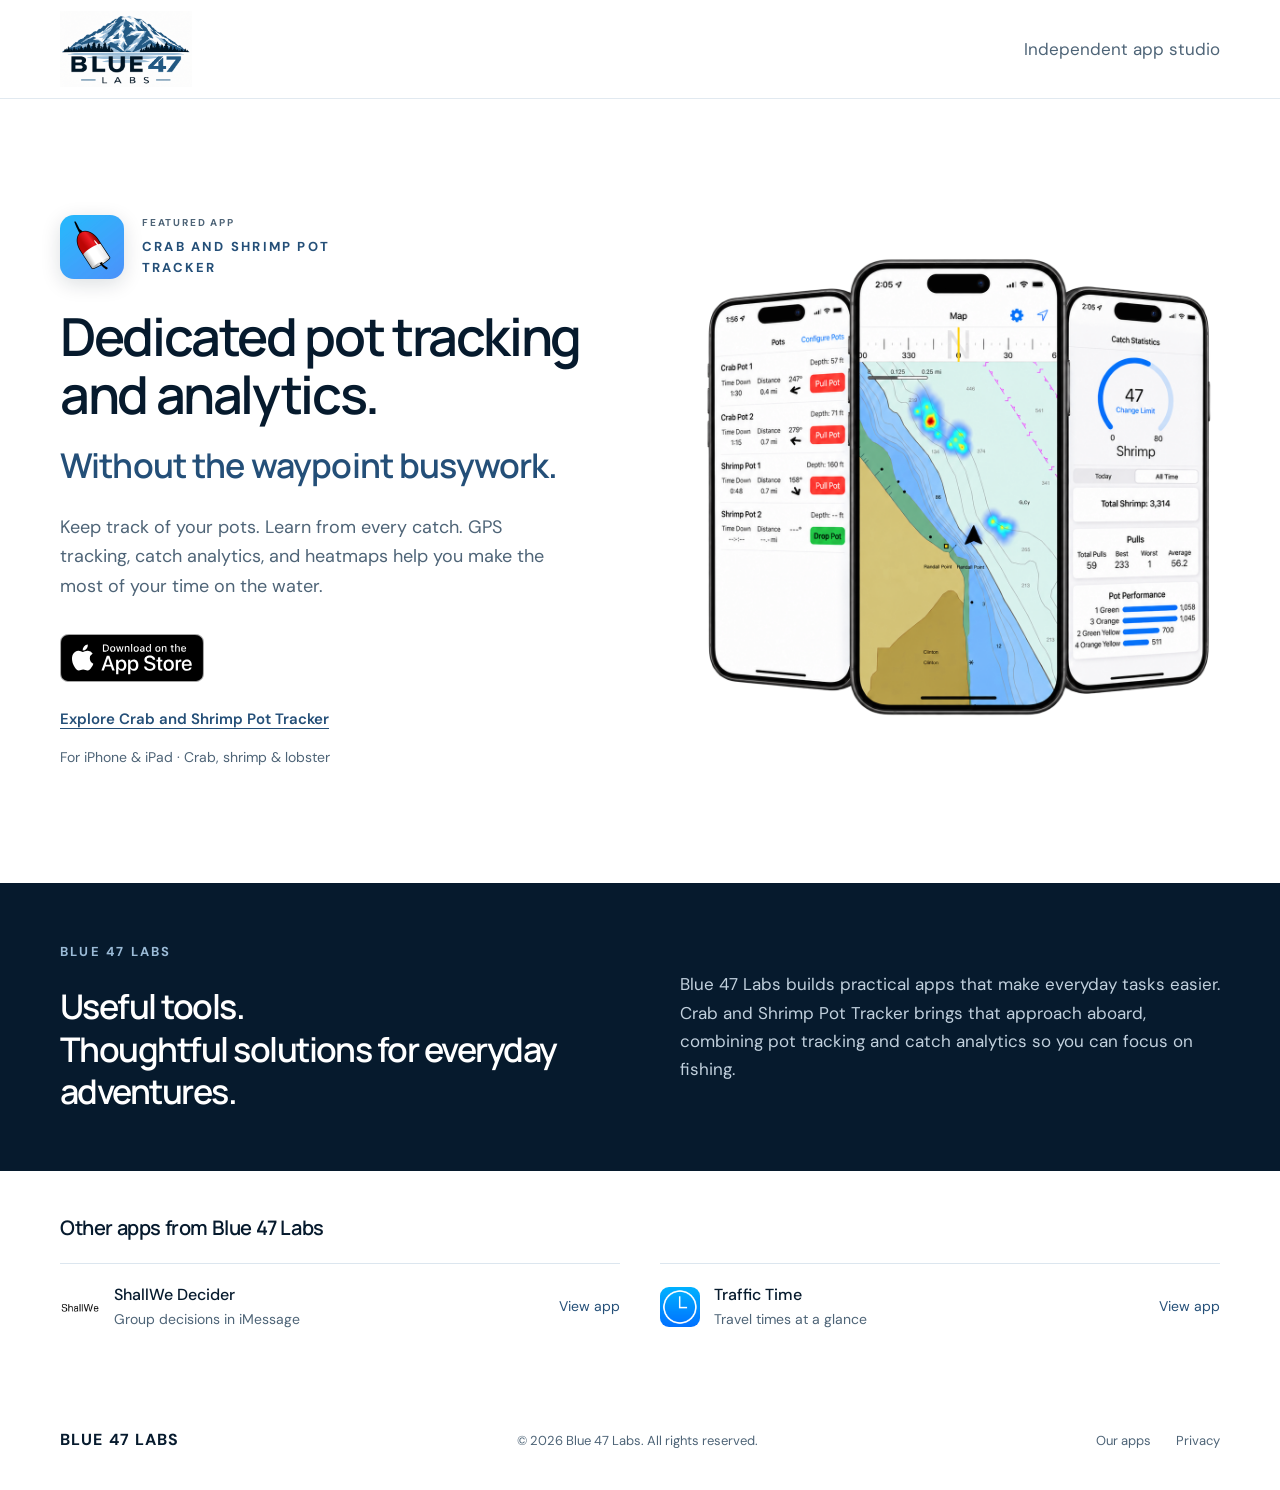
<file: index.html>
<!doctype html><html lang="en"><head><meta charset="utf-8"><meta name="viewport" content="width=device-width, initial-scale=1"><title>Blue 47 Labs | Apps for everyday adventures.</title><meta name="description" content="Dedicated pot tracking and catch analytics from Blue 47 Labs. Track current pots, explore your catch heatmap, and return to your best spots."><meta name="theme-color" content="#061A2D"><link rel="icon" type="image/svg+xml" href="data:image/svg+xml,%3Csvg xmlns='http://www.w3.org/2000/svg' viewBox='0 0 64 64'%3E%3Crect width='64' height='64' rx='12' fill='%23061A2D'/%3E%3Ctext x='32' y='44' text-anchor='middle' font-family='Arial' font-weight='bold' font-size='34' fill='%239BBBD7'%3E47%3C/text%3E%3C/svg%3E"><link rel="stylesheet" href="/styles.css?v=11"><meta property="og:type" content="website"><meta property="og:title" content="Blue 47 Labs | Apps for everyday adventures."><meta property="og:url" content="https://blue47labs.com/"><meta property="og:image" content="https://blue47labs.com/assets/blue47-logo.png"><meta property="og:image:width" content="1659"><meta property="og:image:height" content="948"><meta property="og:image:type" content="image/png"><meta property="og:image:alt" content="Blue 47 Labs mountain and lake logo"><meta name="twitter:card" content="summary_large_image"><meta name="twitter:title" content="Blue 47 Labs | Apps for everyday adventures."><meta name="twitter:image" content="https://blue47labs.com/assets/blue47-logo.png"><meta name="twitter:image:alt" content="Blue 47 Labs mountain and lake logo"><link rel="stylesheet" href="/app-pages.css"></head><body><a class="skip" href="#main">Skip to content</a><header><div class="wrap nav"><a class="brand" href="/" aria-label="Blue 47 Labs home"><img src="/assets/blue47-logo.png" alt="Blue 47 Labs" width="132" height="76"></a><span class="nav-label">Independent app studio</span></div></header><main id="main"><div class="wrap"><section class="hero tracker-hero" id="apps"><div><div class="featured-identity"><img class="app-icon" src="/assets/pot-tracker-icon.jpg" alt="" width="64" height="64"><div><p class="featured-label">FEATURED APP</p><p class="eyebrow">CRAB AND SHRIMP POT TRACKER</p></div></div><h1>Dedicated pot tracking and analytics.<span class="headline-sub">Without the waypoint busywork.</span></h1><p class="intro">Keep track of your pots. Learn from every catch. GPS tracking, catch analytics, and heatmaps help you make the most of your time on the water.</p><div class="hero-foot"><a class="store-badge" href="https://apps.apple.com/us/app/crab-and-shrimp-pot-tracker/id1212160970" aria-label="Download Crab and Shrimp Pot Tracker on the App Store"><img src="/assets/download-on-the-app-store.svg" alt="Download on the App Store" width="144" height="48"></a></div><p class="detail-entry"><a href="/pot-tracker/">Explore Crab and Shrimp Pot Tracker</a></p><p class="availability">For iPhone &amp; iPad · Crab, shrimp &amp; lobster</p></div><figure class="tracker-photo tracker-phones"><img src="/assets/pot-tracker-phones-transparent.png" alt="Crab and Shrimp Pot Tracker showing the pot list, catch heatmap, and catch analytics on three iPhones" width="1122" height="1402" fetchpriority="high"></figure></section></div><section class="studio-note" id="about"><div class="wrap studio-inner"><div><p class="eyebrow">BLUE 47 LABS</p><h2>Useful tools.<br>Thoughtful solutions for everyday adventures.</h2></div><p>Blue 47 Labs builds practical apps that make everyday tasks easier. Crab and Shrimp Pot Tracker brings that approach aboard, combining pot tracking and catch analytics so you can focus on fishing.</p></div></section><section class="wrap other-apps" aria-labelledby="other-apps-title"><h2 id="other-apps-title">Other apps from Blue 47 Labs</h2><div class="other-app-list"><a class="other-app" href="/shallwe-decider/"><img src="/assets/shallwe-decider-icon.jpg" alt="" width="40" height="40" loading="lazy"><span><strong>ShallWe Decider</strong><span>Group decisions in iMessage</span></span><span class="other-explore">View app</span></a><a class="other-app" href="/traffic-time/"><img src="/assets/traffic-time-icon.jpg" alt="" width="40" height="40" loading="lazy"><span><strong>Traffic Time</strong><span>Travel times at a glance</span></span><span class="other-explore">View app</span></a></div></section></main><footer><div class="wrap footer-inner"><a class="footer-brand" href="/">BLUE 47 LABS</a><span>© 2026 Blue 47 Labs. All rights reserved.</span><div class="footer-links"><a href="/#apps">Our apps</a><a href="/privacy/">Privacy</a></div></div></footer></body></html>
</file>
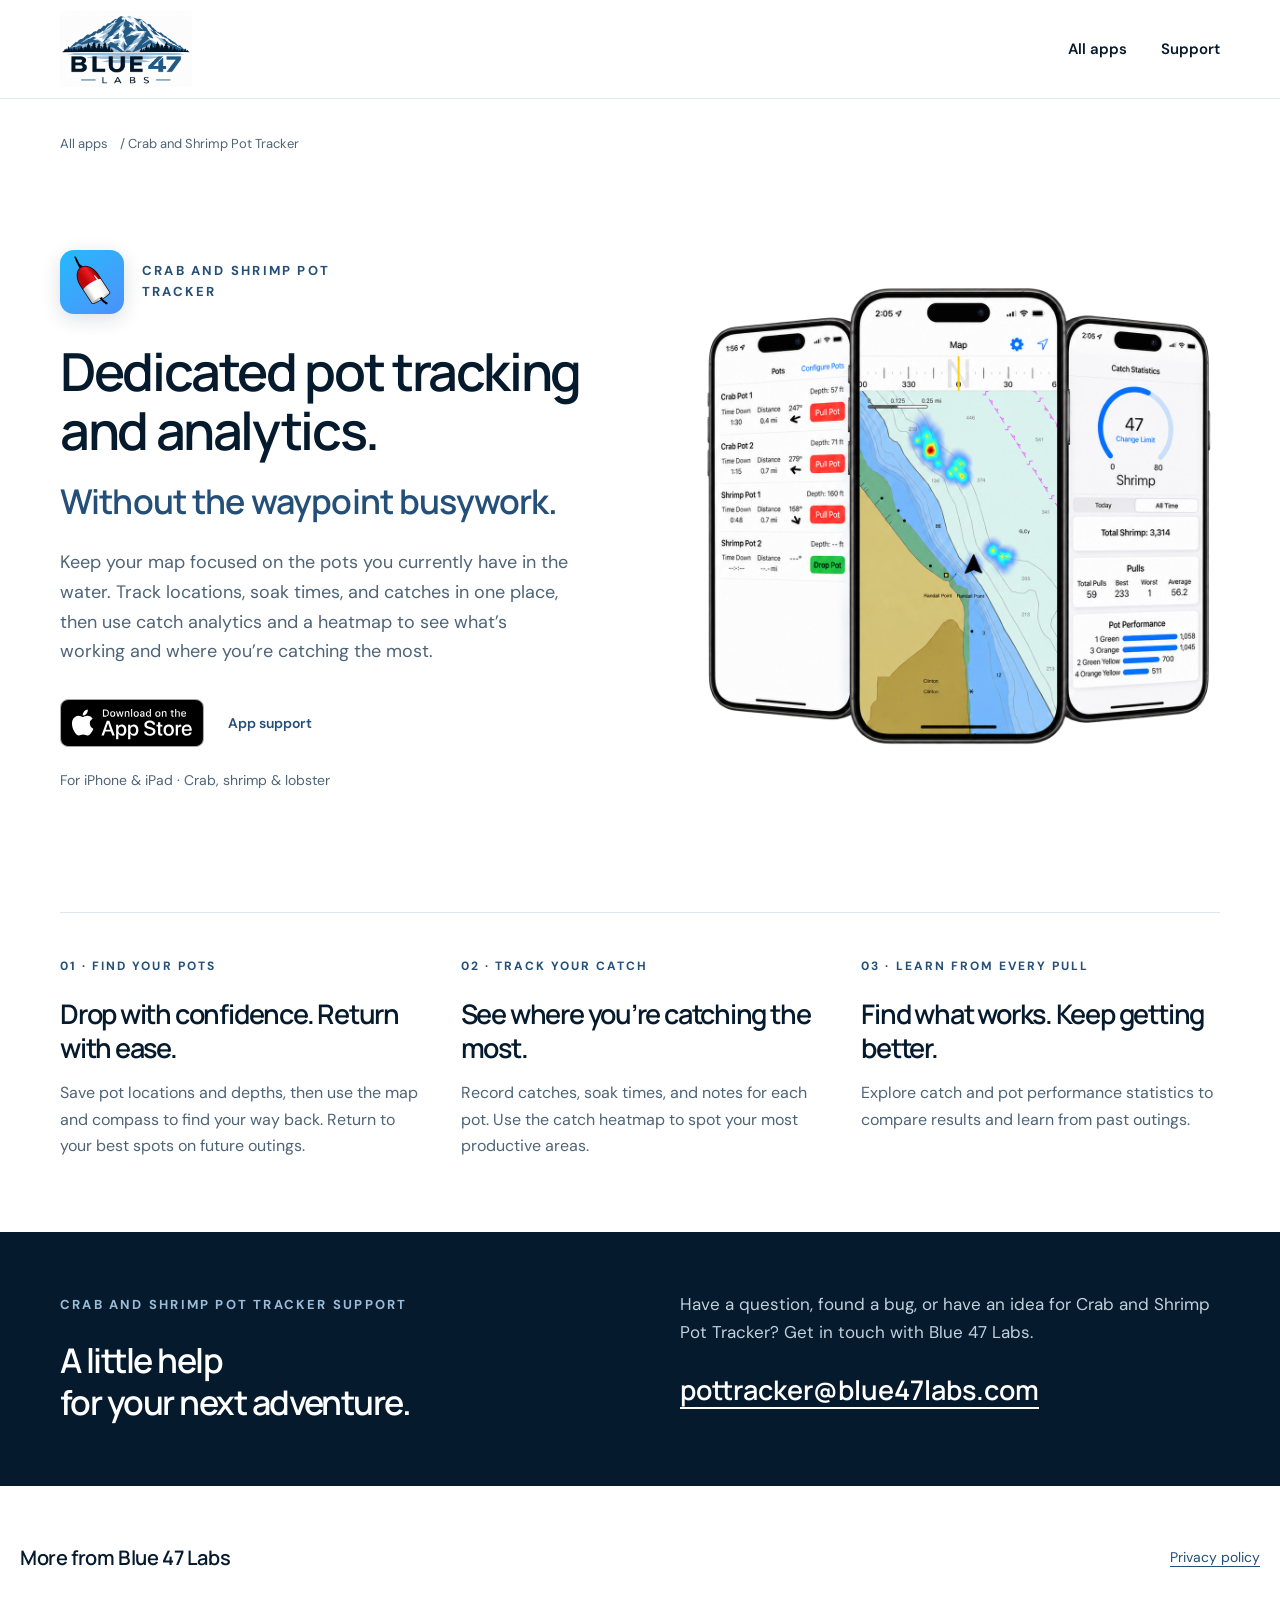
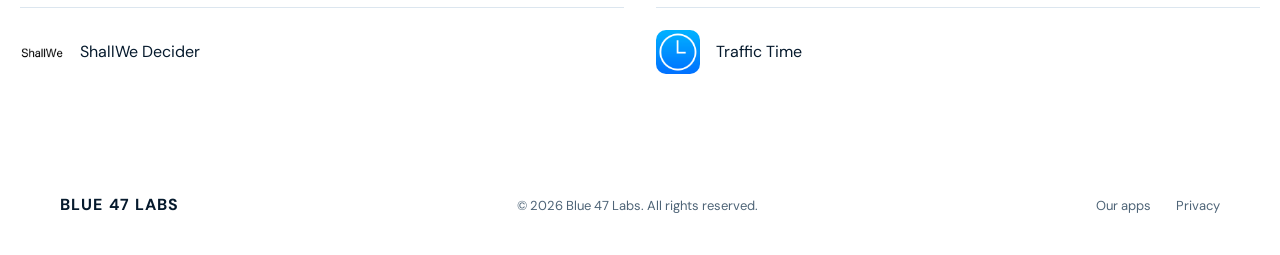
<file: pot-tracker/index.html>
<!doctype html><html lang="en"><head><meta charset="utf-8"><meta name="viewport" content="width=device-width, initial-scale=1"><title>Crab and Shrimp Pot Tracker | Blue 47 Labs</title><meta name="description" content="Keep your map focused on the pots you currently have in the water. Track locations, soak times, and catches in one place, then use catch analytics and a heatmap to see what’s working and where you’re catching the most."><meta name="theme-color" content="#061A2D"><link rel="stylesheet" href="/styles.css"><link rel="stylesheet" href="/app-pages.css"><meta property="og:title" content="Crab and Shrimp Pot Tracker | Blue 47 Labs"><meta property="og:image" content="https://blue47labs.com/assets/pot-tracker-icon.jpg"></head><body><a class="skip" href="#main">Skip to content</a><header><div class="wrap nav"><a class="brand" href="/" aria-label="Blue 47 Labs home"><img src="/assets/blue47-logo.png" alt="Blue 47 Labs" width="132" height="76"></a><nav aria-label="Main navigation"><a href="/">All apps</a><a href="#support">Support</a></nav></div></header><main id="main"><div class="wrap"><div class="breadcrumb"><a href="/">All apps</a><span> / Crab and Shrimp Pot Tracker</span></div><section class="hero tracker-hero app-page-hero"><div><div class="featured-identity"><img class="app-icon" src="/assets/pot-tracker-icon.jpg" alt="" width="64" height="64"><p class="eyebrow">Crab and Shrimp Pot Tracker</p></div><h1>Dedicated pot tracking and analytics.<span class="headline-sub">Without the waypoint busywork.</span></h1><p class="intro">Keep your map focused on the pots you currently have in the water. Track locations, soak times, and catches in one place, then use catch analytics and a heatmap to see what’s working and where you’re catching the most.</p><div class="hero-foot"><a class="store-badge" href="https://apps.apple.com/us/app/crab-and-shrimp-pot-tracker/id1212160970" aria-label="Download Crab and Shrimp Pot Tracker on the App Store"><img src="/assets/download-on-the-app-store.svg" alt="Download on the App Store" width="144" height="48"></a><a class="textlink" href="#support">App support</a></div><p class="availability">For iPhone & iPad · Crab, shrimp & lobster</p></div><figure class="tracker-photo tracker-phones"><img src="/assets/pot-tracker-phones-transparent.png" alt="Pot list, catch heatmap, and catch analytics on three iPhones" width="1122" height="1402"></figure></section><section class="tracker-benefits" aria-label="Crab and Shrimp Pot Tracker highlights"><article><span class="eyebrow">01 · FIND YOUR POTS</span><h2>Drop with confidence. Return with ease.</h2><p>Save pot locations and depths, then use the map and compass to find your way back. Return to your best spots on future outings.</p></article><article><span class="eyebrow">02 · TRACK YOUR CATCH</span><h2>See where you’re catching the most.</h2><p>Record catches, soak times, and notes for each pot. Use the catch heatmap to spot your most productive areas.</p></article><article><span class="eyebrow">03 · LEARN FROM EVERY PULL</span><h2>Find what works. Keep getting better.</h2><p>Explore catch and pot performance statistics to compare results and learn from past outings.</p></article></section></div><section class="studio-note app-support" id="support"><div class="wrap studio-inner"><div><p class="eyebrow">Crab and Shrimp Pot Tracker SUPPORT</p><h2>A little help<br>for your next adventure.</h2></div><div><p>Have a question, found a bug, or have an idea for Crab and Shrimp Pot Tracker? Get in touch with Blue 47 Labs.</p><a class="support-email" href="mailto:pottracker@blue47labs.com">pottracker@blue47labs.com</a></div></div></section><section class="wrap app-bottom"><div class="section-heading"><h2 class="secondary-app-heading">More from Blue 47 Labs</h2><a class="textlink" href="/privacy/">Privacy policy</a></div><div class="related-apps"><a class="related-app" href="/shallwe-decider/"><img src="/assets/shallwe-decider-icon.jpg" alt="" width="44" height="44"><span>ShallWe Decider</span></a><a class="related-app" href="/traffic-time/"><img src="/assets/traffic-time-icon.jpg" alt="" width="44" height="44"><span>Traffic Time</span></a></div></section></main><footer><div class="wrap footer-inner"><a class="footer-brand" href="/">BLUE 47 LABS</a><span>© 2026 Blue 47 Labs. All rights reserved.</span><div class="footer-links"><a href="/#apps">Our apps</a><a href="/privacy/">Privacy</a></div></div></footer></body></html>
</file>
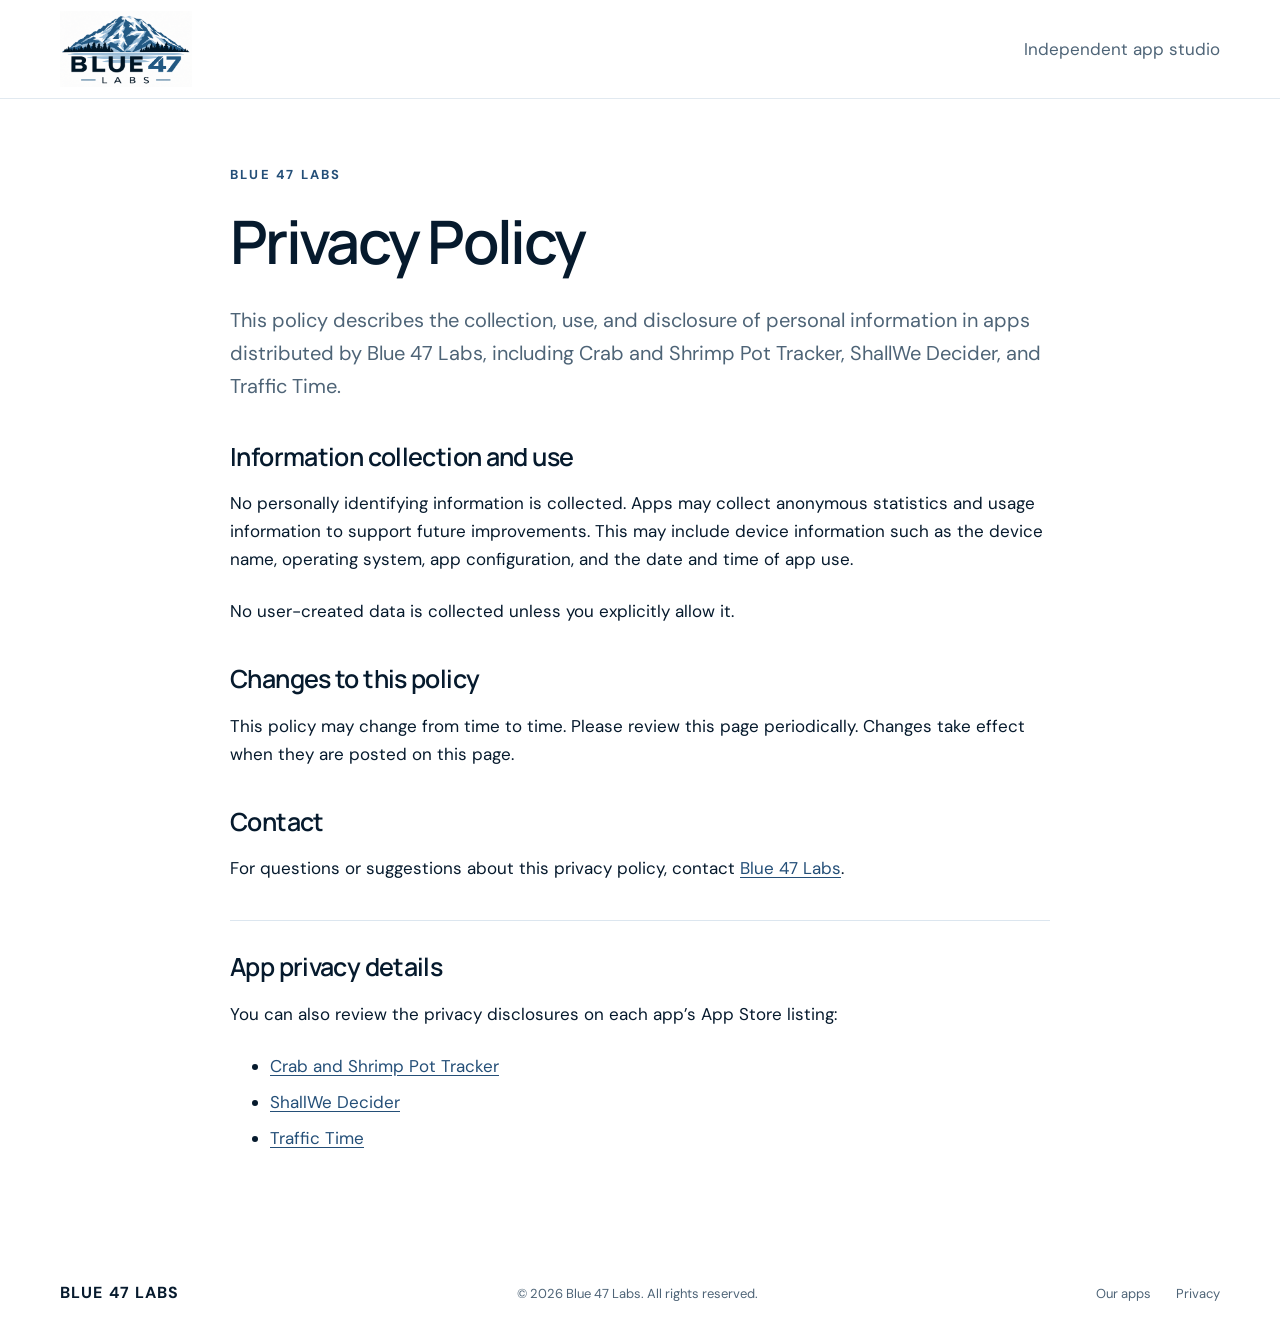
<file: privacy/index.html>
<!doctype html><html lang="en"><head><meta charset="utf-8"><meta name="viewport" content="width=device-width, initial-scale=1"><title>Privacy Policy | Blue 47 Labs</title><meta name="description" content="Privacy information for apps by Blue 47 Labs, including Crab and Shrimp Pot Tracker."><meta name="theme-color" content="#061A2D"><link rel="icon" type="image/svg+xml" href="data:image/svg+xml,%3Csvg xmlns='http://www.w3.org/2000/svg' viewBox='0 0 64 64'%3E%3Crect width='64' height='64' rx='12' fill='%23061A2D'/%3E%3Ctext x='32' y='44' text-anchor='middle' font-family='Arial' font-weight='bold' font-size='34' fill='%239BBBD7'%3E47%3C/text%3E%3C/svg%3E"><link rel="stylesheet" href="/styles.css"></head><body><a class="skip" href="#main">Skip to content</a><header><div class="wrap nav"><a class="brand" href="/" aria-label="Blue 47 Labs home"><img src="/assets/blue47-logo.png" alt="Blue 47 Labs" width="132" height="76"></a><span class="nav-label">Independent app studio</span></div></header><main id="main" class="wrap privacy-page"><p class="eyebrow">BLUE 47 LABS</p><h1>Privacy Policy</h1><p class="privacy-lead">This policy describes the collection, use, and disclosure of personal information in apps distributed by Blue 47 Labs, including Crab and Shrimp Pot Tracker, ShallWe Decider, and Traffic Time.</p><section><h2>Information collection and use</h2><p>No personally identifying information is collected. Apps may collect anonymous statistics and usage information to support future improvements. This may include device information such as the device name, operating system, app configuration, and the date and time of app use.</p><p>No user-created data is collected unless you explicitly allow it.</p></section><section><h2>Changes to this policy</h2><p>This policy may change from time to time. Please review this page periodically. Changes take effect when they are posted on this page.</p></section><section><h2>Contact</h2><p>For questions or suggestions about this privacy policy, contact <a href="mailto:apps@scottstgeorge.com">Blue 47 Labs</a>.</p></section><section class="privacy-reference"><h2>App privacy details</h2><p>You can also review the privacy disclosures on each app’s App Store listing:</p><ul><li><a href="https://apps.apple.com/us/app/crab-and-shrimp-pot-tracker/id1212160970">Crab and Shrimp Pot Tracker</a></li><li><a href="https://apps.apple.com/tr/app/shallwe-decider/id1381268381">ShallWe Decider</a></li><li><a href="https://apps.apple.com/us/app/traffic-time-fast-etas/id1092826385">Traffic Time</a></li></ul></section></main><footer><div class="wrap footer-inner"><a class="footer-brand" href="/">BLUE 47 LABS</a><span>© 2026 Blue 47 Labs. All rights reserved.</span><div class="footer-links"><a href="/#apps">Our apps</a><a href="/privacy/">Privacy</a></div></div></footer></body></html>
</file>
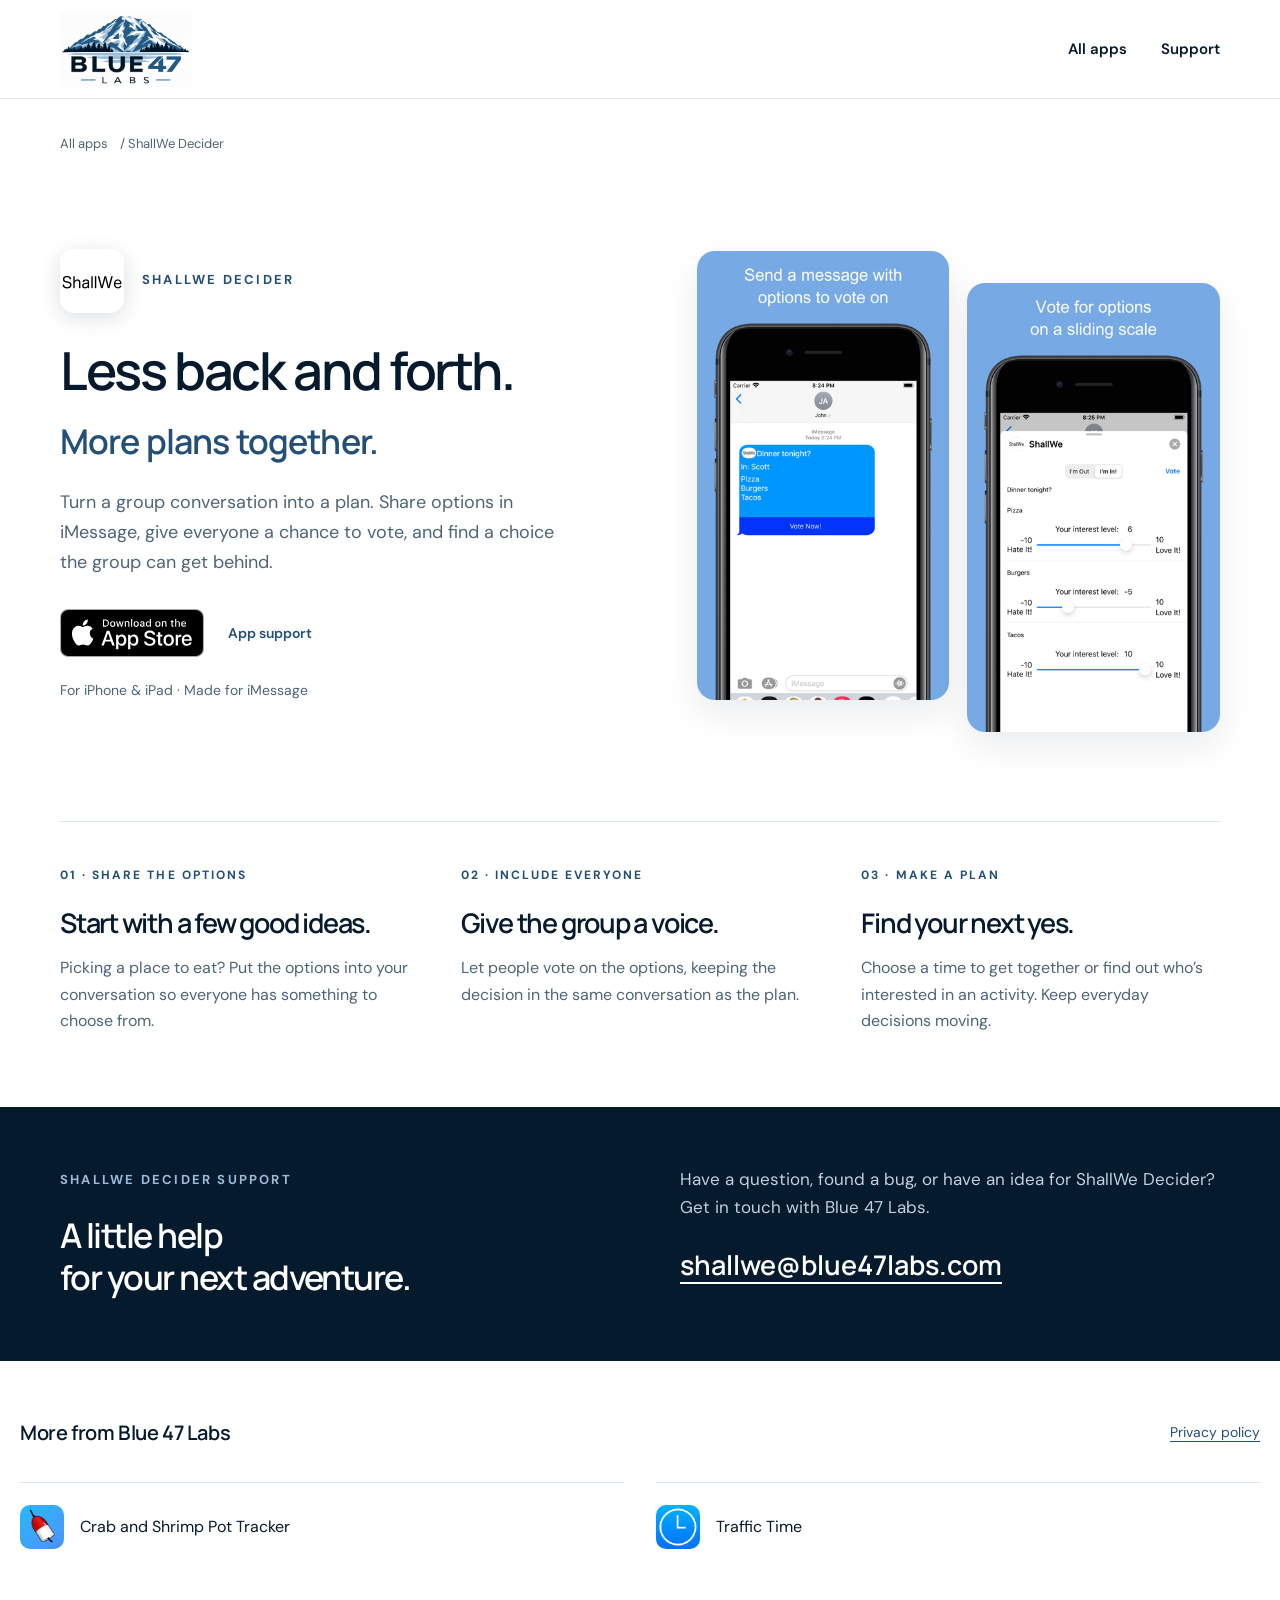
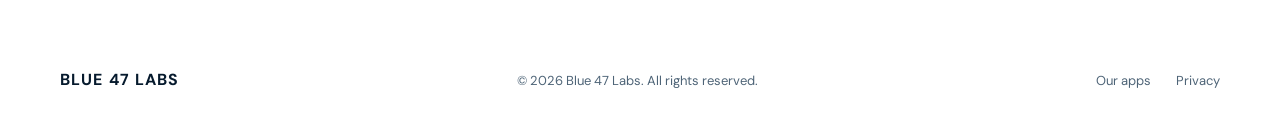
<file: shallwe-decider/index.html>
<!doctype html><html lang="en"><head><meta charset="utf-8"><meta name="viewport" content="width=device-width, initial-scale=1"><title>ShallWe Decider | Blue 47 Labs</title><meta name="description" content="Turn a group conversation into a plan. Share options in iMessage, give everyone a chance to vote, and find a choice the group can get behind."><meta name="theme-color" content="#061A2D"><link rel="stylesheet" href="/styles.css"><link rel="stylesheet" href="/app-pages.css"><meta property="og:title" content="ShallWe Decider | Blue 47 Labs"><meta property="og:image" content="https://blue47labs.com/assets/shallwe-decider-icon.jpg"></head><body><a class="skip" href="#main">Skip to content</a><header><div class="wrap nav"><a class="brand" href="/" aria-label="Blue 47 Labs home"><img src="/assets/blue47-logo.png" alt="Blue 47 Labs" width="132" height="76"></a><nav aria-label="Main navigation"><a href="/">All apps</a><a href="#support">Support</a></nav></div></header><main id="main"><div class="wrap"><div class="breadcrumb"><a href="/">All apps</a><span> / ShallWe Decider</span></div><section class="hero tracker-hero app-page-hero"><div><div class="featured-identity"><img class="app-icon" src="/assets/shallwe-decider-icon.jpg" alt="" width="64" height="64"><p class="eyebrow">ShallWe Decider</p></div><h1>Less back and forth.<span class="headline-sub">More plans together.</span></h1><p class="intro">Turn a group conversation into a plan. Share options in iMessage, give everyone a chance to vote, and find a choice the group can get behind.</p><div class="hero-foot"><a class="store-badge" href="https://apps.apple.com/tr/app/shallwe-decider/id1381268381" aria-label="Download ShallWe Decider on the App Store"><img src="/assets/download-on-the-app-store.svg" alt="Download on the App Store" width="144" height="48"></a><a class="textlink" href="#support">App support</a></div><p class="availability">For iPhone & iPad · Made for iMessage</p></div><div class="app-screens" aria-label="ShallWe Decider App Store screenshots"><img src="/assets/shallwe-decider-screen-1.jpg" alt="ShallWe Decider App Store screenshot 1" width="392" height="696"><img src="/assets/shallwe-decider-screen-2.jpg" alt="ShallWe Decider App Store screenshot 2" width="392" height="696"></div></section><section class="tracker-benefits" aria-label="ShallWe Decider highlights"><article><span class="eyebrow">01 · SHARE THE OPTIONS</span><h2>Start with a few good ideas.</h2><p>Picking a place to eat? Put the options into your conversation so everyone has something to choose from.</p></article><article><span class="eyebrow">02 · INCLUDE EVERYONE</span><h2>Give the group a voice.</h2><p>Let people vote on the options, keeping the decision in the same conversation as the plan.</p></article><article><span class="eyebrow">03 · MAKE A PLAN</span><h2>Find your next yes.</h2><p>Choose a time to get together or find out who’s interested in an activity. Keep everyday decisions moving.</p></article></section></div><section class="studio-note app-support" id="support"><div class="wrap studio-inner"><div><p class="eyebrow">ShallWe Decider SUPPORT</p><h2>A little help<br>for your next adventure.</h2></div><div><p>Have a question, found a bug, or have an idea for ShallWe Decider? Get in touch with Blue 47 Labs.</p><a class="support-email" href="mailto:shallwe@blue47labs.com">shallwe@blue47labs.com</a></div></div></section><section class="wrap app-bottom"><div class="section-heading"><h2 class="secondary-app-heading">More from Blue 47 Labs</h2><a class="textlink" href="/privacy/">Privacy policy</a></div><div class="related-apps"><a class="related-app" href="/pot-tracker/"><img src="/assets/pot-tracker-icon.jpg" alt="" width="44" height="44"><span>Crab and Shrimp Pot Tracker</span></a><a class="related-app" href="/traffic-time/"><img src="/assets/traffic-time-icon.jpg" alt="" width="44" height="44"><span>Traffic Time</span></a></div></section></main><footer><div class="wrap footer-inner"><a class="footer-brand" href="/">BLUE 47 LABS</a><span>© 2026 Blue 47 Labs. All rights reserved.</span><div class="footer-links"><a href="/#apps">Our apps</a><a href="/privacy/">Privacy</a></div></div></footer></body></html>
</file>
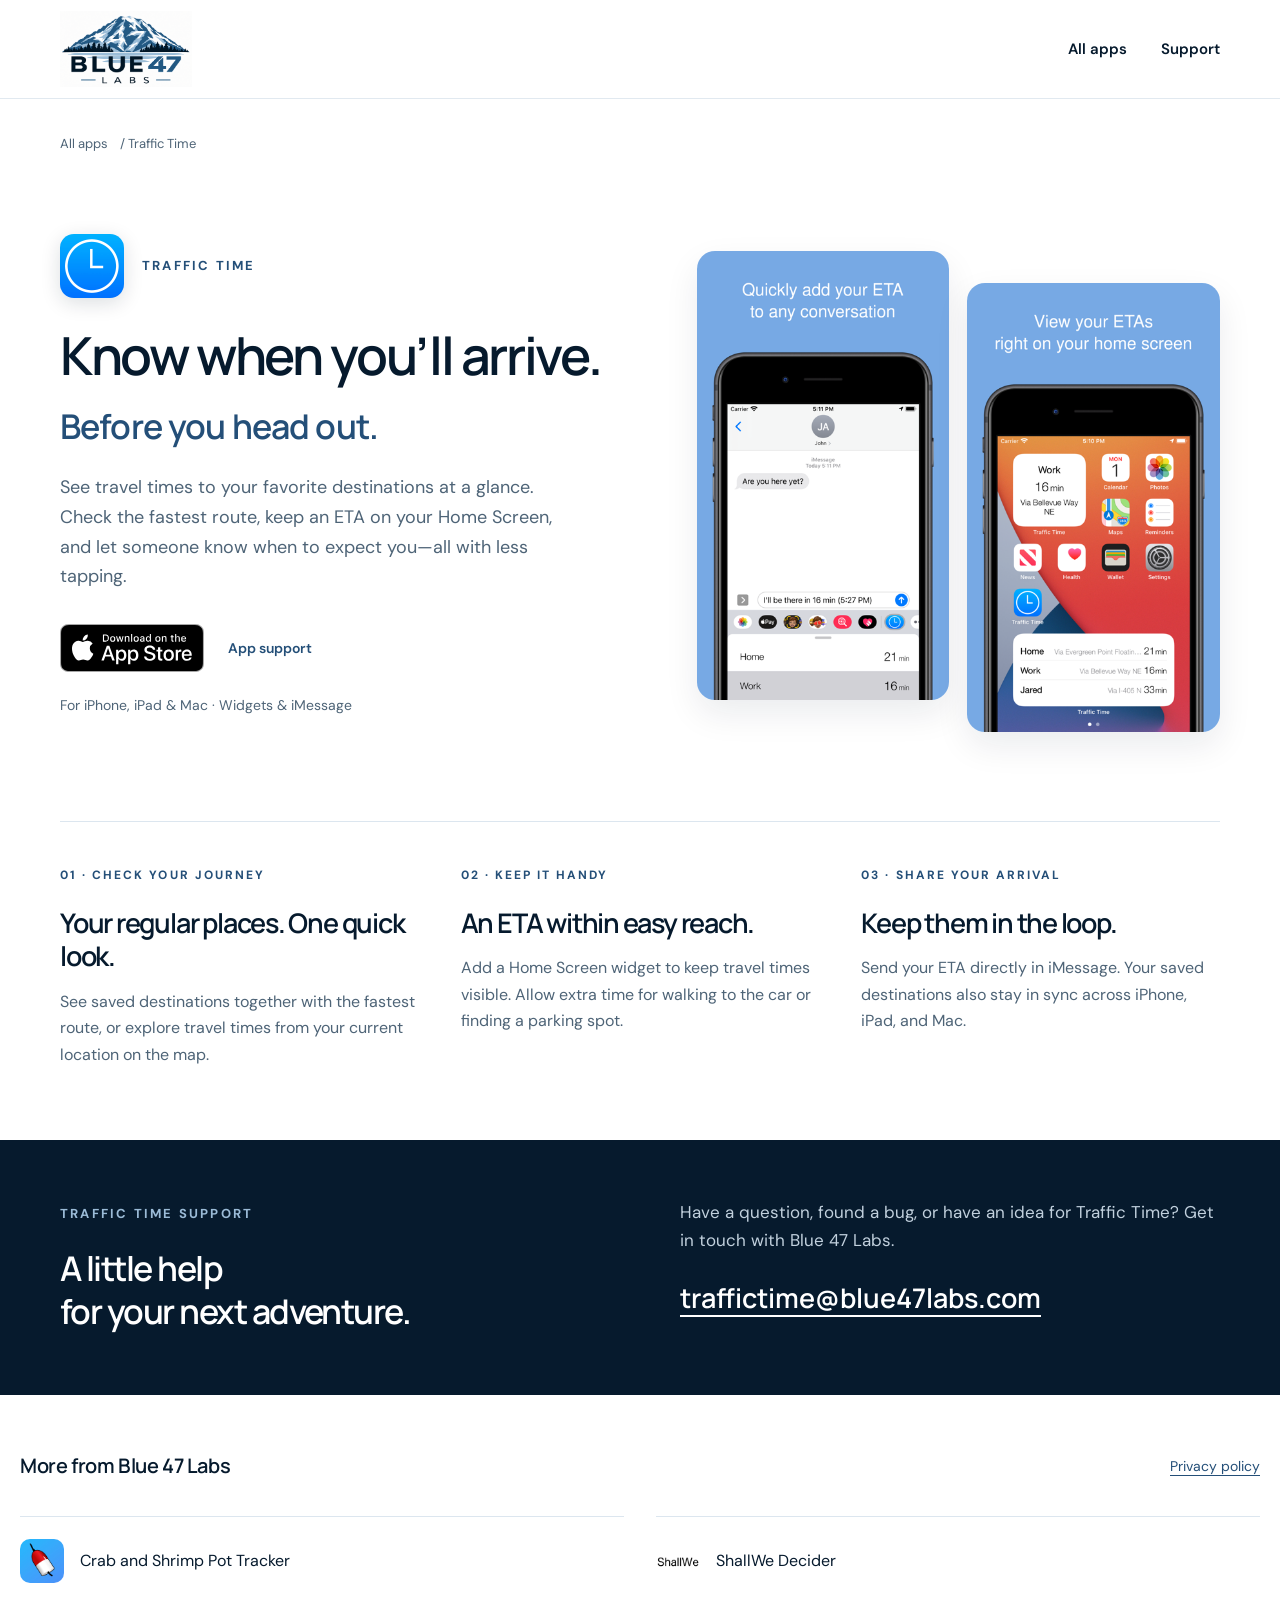
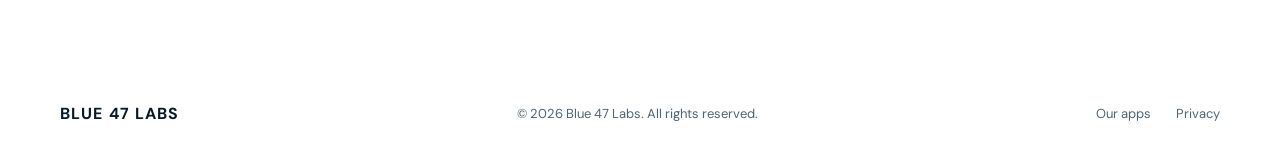
<file: traffic-time/index.html>
<!doctype html><html lang="en"><head><meta charset="utf-8"><meta name="viewport" content="width=device-width, initial-scale=1"><title>Traffic Time | Blue 47 Labs</title><meta name="description" content="See travel times to your favorite destinations at a glance. Check the fastest route, keep an ETA on your Home Screen, and let someone know when to expect you—all with less tapping."><meta name="theme-color" content="#061A2D"><link rel="stylesheet" href="/styles.css"><link rel="stylesheet" href="/app-pages.css"><meta property="og:title" content="Traffic Time | Blue 47 Labs"><meta property="og:image" content="https://blue47labs.com/assets/traffic-time-icon.jpg"></head><body><a class="skip" href="#main">Skip to content</a><header><div class="wrap nav"><a class="brand" href="/" aria-label="Blue 47 Labs home"><img src="/assets/blue47-logo.png" alt="Blue 47 Labs" width="132" height="76"></a><nav aria-label="Main navigation"><a href="/">All apps</a><a href="#support">Support</a></nav></div></header><main id="main"><div class="wrap"><div class="breadcrumb"><a href="/">All apps</a><span> / Traffic Time</span></div><section class="hero tracker-hero app-page-hero"><div><div class="featured-identity"><img class="app-icon" src="/assets/traffic-time-icon.jpg" alt="" width="64" height="64"><p class="eyebrow">Traffic Time</p></div><h1>Know when you’ll arrive.<span class="headline-sub">Before you head out.</span></h1><p class="intro">See travel times to your favorite destinations at a glance. Check the fastest route, keep an ETA on your Home Screen, and let someone know when to expect you—all with less tapping.</p><div class="hero-foot"><a class="store-badge" href="https://apps.apple.com/us/app/traffic-time-fast-etas/id1092826385" aria-label="Download Traffic Time on the App Store"><img src="/assets/download-on-the-app-store.svg" alt="Download on the App Store" width="144" height="48"></a><a class="textlink" href="#support">App support</a></div><p class="availability">For iPhone, iPad & Mac · Widgets & iMessage</p></div><div class="app-screens" aria-label="Traffic Time App Store screenshots"><img src="/assets/traffic-time-screen-1.jpg" alt="Traffic Time App Store screenshot 1" width="392" height="696"><img src="/assets/traffic-time-screen-2.jpg" alt="Traffic Time App Store screenshot 2" width="392" height="696"></div></section><section class="tracker-benefits" aria-label="Traffic Time highlights"><article><span class="eyebrow">01 · CHECK YOUR JOURNEY</span><h2>Your regular places. One quick look.</h2><p>See saved destinations together with the fastest route, or explore travel times from your current location on the map.</p></article><article><span class="eyebrow">02 · KEEP IT HANDY</span><h2>An ETA within easy reach.</h2><p>Add a Home Screen widget to keep travel times visible. Allow extra time for walking to the car or finding a parking spot.</p></article><article><span class="eyebrow">03 · SHARE YOUR ARRIVAL</span><h2>Keep them in the loop.</h2><p>Send your ETA directly in iMessage. Your saved destinations also stay in sync across iPhone, iPad, and Mac.</p></article></section></div><section class="studio-note app-support" id="support"><div class="wrap studio-inner"><div><p class="eyebrow">Traffic Time SUPPORT</p><h2>A little help<br>for your next adventure.</h2></div><div><p>Have a question, found a bug, or have an idea for Traffic Time? Get in touch with Blue 47 Labs.</p><a class="support-email" href="mailto:traffictime@blue47labs.com">traffictime@blue47labs.com</a></div></div></section><section class="wrap app-bottom"><div class="section-heading"><h2 class="secondary-app-heading">More from Blue 47 Labs</h2><a class="textlink" href="/privacy/">Privacy policy</a></div><div class="related-apps"><a class="related-app" href="/pot-tracker/"><img src="/assets/pot-tracker-icon.jpg" alt="" width="44" height="44"><span>Crab and Shrimp Pot Tracker</span></a><a class="related-app" href="/shallwe-decider/"><img src="/assets/shallwe-decider-icon.jpg" alt="" width="44" height="44"><span>ShallWe Decider</span></a></div></section></main><footer><div class="wrap footer-inner"><a class="footer-brand" href="/">BLUE 47 LABS</a><span>© 2026 Blue 47 Labs. All rights reserved.</span><div class="footer-links"><a href="/#apps">Our apps</a><a href="/privacy/">Privacy</a></div></div></footer></body></html>
</file>
<file: styles.css>
@import url('https://fonts.googleapis.com/css2?family=DM+Sans:wght@400;450;500;600;700&family=Manrope:wght@400;500;600;700;800&display=swap');
:root{--navy:#061A2D;--blue:#244F78;--ice:#9BBBD7;--white:#fff;--pale:#edf3f8;--muted:#4e6477}*{box-sizing:border-box}html{scroll-behavior:smooth;scroll-padding-top:110px}body{margin:0;color:var(--navy);background:white;font-family:'DM Sans',sans-serif;font-size:17px;line-height:1.65}a{color:inherit;text-decoration:none}a:focus-visible,summary:focus-visible{outline:3px solid var(--blue);outline-offset:6px}.wrap{max-width:1240px;margin:auto;padding:0 40px}.skip{position:absolute;left:10px;top:-80px;background:white;padding:10px;z-index:20}.skip:focus{top:10px}header{background:rgba(255,255,255,.97);border-bottom:1px solid #e1e9f0;position:sticky;top:0;z-index:10}.nav{height:98px;display:flex;align-items:center;justify-content:space-between;gap:28px}.brand img{display:block;width:132px;height:76px;object-fit:contain}nav{display:flex;gap:34px;align-items:center;font-size:15px;font-weight:600}nav a:hover,.textlink:hover{color:var(--blue);text-decoration:underline;text-underline-offset:6px}.nav-label{color:var(--muted);font-weight:400}.eyebrow{font-size:13px;font-weight:700;letter-spacing:.17em;color:var(--blue);text-transform:uppercase;margin:0 0 23px}h1,h2,h3{font-family:Manrope,sans-serif;line-height:1.12;letter-spacing:-.045em;margin:0}h1{font-size:clamp(44px,5.3vw,72px);font-weight:600}h2{font-size:clamp(32px,3.5vw,48px);font-weight:600}h3{font-size:25px;font-weight:600;letter-spacing:-.025em}p{margin:0 0 24px}.hero{padding:86px 0 76px;display:grid;grid-template-columns:1.08fr 1fr;gap:44px;align-items:center}.hero .intro{max-width:510px;color:var(--muted);margin:26px 0 32px;font-size:19px}.hero-art img{display:block;width:100%;height:auto}.hero-art{padding:15px 0 20px}.hero-caption{margin:24px 0 0;text-align:center;font-size:12px;letter-spacing:.18em;color:var(--muted);text-transform:uppercase}.button{display:inline-flex;justify-content:center;align-items:center;min-height:52px;padding:12px 26px;background:var(--navy);color:white;border:1px solid var(--navy);border-radius:5px;font-weight:600;font-size:15px;transition:background .2s,transform .2s}.button:hover{background:var(--blue);transform:translateY(-2px)}.button.light{background:white;color:var(--navy);border-color:white}.hero-foot{display:flex;gap:26px;align-items:center;font-size:14px;color:var(--muted)}.strip{border-top:1px solid #dce6ef;border-bottom:1px solid #dce6ef;display:flex;justify-content:space-between;padding:22px 0;color:var(--muted);font-size:14px}.strip b{color:var(--navy);font-weight:500}.collection{padding:82px 0 90px}.section-heading{display:flex;justify-content:space-between;gap:25px;align-items:end;margin-bottom:38px}.section-heading p{color:var(--muted);max-width:340px;margin:0}.cards{display:grid;grid-template-columns:repeat(3,1fr);gap:22px}.card{display:flex;flex-direction:column;padding:30px;border:1px solid #d8e3ed;border-radius:8px;transition:transform .2s,border-color .2s;background:var(--white)}.card:hover{transform:translateY(-5px);border-color:var(--blue)}.card-top{display:flex;justify-content:space-between;align-items:center;margin-bottom:34px}.number{font-family:Manrope,sans-serif;font-size:46px;color:var(--ice);line-height:1}.card .eyebrow{font-size:11px;letter-spacing:.12em;margin:0}.card h3{min-height:86px}.card p{font-size:16px;color:var(--muted);margin:20px 0 27px}.card .platform{font-size:13px;color:var(--blue);margin-top:auto}.card .textlink{font-size:15px;font-weight:700;border-top:1px solid #e0e8ef;padding-top:20px;margin-top:24px}.about{background:var(--navy);color:white;padding:76px 0}.about-grid{display:grid;grid-template-columns:1fr 1fr;gap:100px}.about .eyebrow{color:var(--ice)}.about p{color:#c1d0dd;font-size:18px;margin-top:8px}.about h2{max-width:470px}.about .small{font-size:14px;color:var(--ice);margin-top:30px;margin-bottom:0}footer{padding:36px 0}.footer-inner{display:flex;justify-content:space-between;gap:28px;align-items:center;font-size:13px;color:var(--muted)}.footer-brand{color:var(--navy);font-size:16px;font-weight:700;letter-spacing:.07em}.footer-links{display:flex;gap:25px}.breadcrumb{padding-top:34px;font-size:14px;color:var(--muted)}.detail-hero{padding:55px 0 64px;max-width:1000px}.detail-hero h1{font-size:clamp(42px,5vw,64px);white-space:pre-line}.app-name{color:var(--blue);font-size:21px;font-weight:600;margin:23px 0 16px}.detail-hero .intro{max-width:660px;font-size:20px;color:var(--muted);margin:0 0 28px}.detail-actions{display:flex;gap:24px;align-items:center;flex-wrap:wrap}.detail-actions span{font-size:14px;color:var(--muted)}.features-section{background:var(--pale);padding:70px 0}.features{display:grid;grid-template-columns:repeat(2,1fr);gap:0 64px;margin-top:32px}.feature{border-top:1px solid #c9d9e6;padding:28px 0 10px}.feature h3{font-size:24px;margin-bottom:12px}.feature p{color:var(--muted);max-width:490px}.app-bottom{padding:60px 0}.app-bottom .section-heading{align-items:center}.related{display:flex;gap:16px;flex-wrap:wrap}.related a{border:1px solid #cbdbe7;padding:12px 20px;border-radius:5px;font-size:15px}.related a:hover{background:var(--pale)}@media(max-width:800px){.wrap{padding:0 24px}.nav{height:86px;gap:16px}.brand img{width:108px;height:65px}nav{gap:20px;font-size:14px}.nav-label{display:none}.hero{padding:50px 0;grid-template-columns:1fr;gap:28px}.hero-art{max-width:450px;margin:auto}.hero-caption{margin-top:12px}.hero .intro{font-size:18px}.strip{gap:16px;flex-wrap:wrap;font-size:13px}.section-heading{display:block}.section-heading p{margin-top:18px}.collection{padding:55px 0}.cards{grid-template-columns:1fr}.card{padding:26px}.card h3{min-height:0}.card-top{margin-bottom:25px}.card p{margin:14px 0 20px}.about-grid{grid-template-columns:1fr;gap:28px}.about{padding:54px 0}.about p{font-size:17px}.footer-inner{align-items:start;flex-direction:column;gap:16px}.features{grid-template-columns:1fr}.detail-hero{padding:38px 0 48px}.detail-hero .intro{font-size:18px}.features-section{padding:45px 0}.app-bottom{padding:45px 0}.hero-foot{gap:17px}}@media(prefers-reduced-motion:reduce){html{scroll-behavior:auto}*{transition:none!important}}
/* App tiles: crisp App Store icons over softened, navy-tinted photography. */
.card{position:relative;isolation:isolate;overflow:hidden;background:var(--pale);border-color:#cbdbe7}
.card::before{content:"";position:absolute;z-index:-2;inset:-12px;background-image:var(--tile-photo);background-position:center;background-size:cover;filter:blur(1.5px) saturate(.65);opacity:1;pointer-events:none}
.card::after{content:"";position:absolute;z-index:-1;inset:0;background:linear-gradient(180deg,rgba(237,243,248,.12) 0%,rgba(237,243,248,.56) 42%,rgba(255,255,255,.88) 100%);pointer-events:none}
.card-pot-tracker{--tile-photo:url('/assets/pot-tracker-background.jpg')}
.card-shallwe-decider{--tile-photo:url('/assets/shallwe-decider-background.jpg')}
.card-traffic-time{--tile-photo:url('/assets/traffic-time-background.jpg')}
.card .card-top{gap:14px;margin-bottom:30px;min-height:80px}
.card .eyebrow{font-size:12px;line-height:1.5;text-align:right;color:var(--navy);max-width:140px}
.app-icon{width:80px;height:80px;flex:0 0 80px;object-fit:cover;border-radius:18px;box-shadow:0 5px 20px #061a2d24;background:white}
.card .textlink{border-color:#bccddb}
.card:hover{box-shadow:0 12px 30px #061a2d0c}

.card .eyebrow{background:rgba(255,255,255,.82);padding:5px 8px;border-radius:4px}

/* Keep the supplied crabbing photo visible; soften the other app tiles. */
.card-pot-tracker::before{background-size:cover;background-position:45% center}
.card-shallwe-decider::before,.card-traffic-time::before{filter:blur(3px) saturate(.35);opacity:.8}
.card-shallwe-decider::after,.card-traffic-time::after{background:linear-gradient(180deg,rgba(237,243,248,.52) 0%,rgba(237,243,248,.88) 42%,rgba(255,255,255,.96) 100%)}
.card-shallwe-decider .eyebrow,.card-traffic-time .eyebrow{background:none;padding:0;border-radius:0}

/* All app photos share the same muted treatment. */
.card-pot-tracker::before{background-position:center;filter:blur(3px) saturate(.35);opacity:.8}
.card-pot-tracker::after{background:linear-gradient(180deg,rgba(237,243,248,.52) 0%,rgba(237,243,248,.88) 42%,rgba(255,255,255,.96) 100%)}
.card-pot-tracker .eyebrow{background:none;padding:0;border-radius:0}

.card-actions{display:flex;flex-wrap:wrap;align-items:center;gap:20px 18px;border-top:1px solid #bccddb;margin-top:24px;padding-top:24px}
.store-badge{display:inline-flex;flex:none;line-height:0;border-radius:7px}
.store-badge img{display:block;width:144px;height:auto}
.card .card-actions .textlink{border:0;padding:0;margin:0;font-size:14px}
.card h3 a:hover{text-decoration:underline;text-underline-offset:4px}

/* Pot Tracker takes the lead; the remaining apps are a compact secondary list. */
.tracker-hero{gap:72px;padding:66px 0 64px;grid-template-columns:1.08fr 1fr}
.featured-identity{display:flex;align-items:center;gap:18px;margin-bottom:28px}
.featured-identity .app-icon{width:64px;height:64px;flex-basis:64px;border-radius:14px}
.featured-identity .eyebrow{margin:0;line-height:1.6;max-width:250px}
.tracker-hero h1{font-size:clamp(44px,5vw,68px)}
.tracker-hero .hero-foot{flex-wrap:wrap;gap:24px}
.tracker-hero .textlink{font-weight:600;color:var(--blue)}
.availability{font-size:14px;color:var(--muted);margin:22px 0 0}
.tracker-photo{position:relative;margin:0;height:540px;border-radius:12px;overflow:hidden;background:var(--pale)}
.tracker-photo img{width:100%;height:100%;object-fit:cover;object-position:center 50%;display:block}
.tracker-photo figcaption{position:absolute;bottom:0;left:0;right:0;padding:42px 26px 24px;background:linear-gradient(transparent,rgba(6,26,45,.8));color:white;font-size:16px}
.tracker-benefits{display:grid;grid-template-columns:repeat(3,1fr);gap:42px;border-top:1px solid #dce6ef;padding:44px 0 72px}
.tracker-benefits .eyebrow{display:block;font-size:12px;margin-bottom:20px}
.tracker-benefits h2{font-size:28px;line-height:1.25;margin-bottom:16px}
.tracker-benefits p{font-size:16px;color:var(--muted);margin:0}
.studio-note{background:var(--navy);color:white;padding:58px 0}
.studio-inner{display:grid;grid-template-columns:1fr 1fr;gap:80px;align-items:center}
.studio-note .eyebrow{color:var(--ice)}
.studio-note h2{font-size:34px;line-height:1.25}
.studio-note p:not(.eyebrow){color:#c1d0dd;font-size:17px;margin:0}
.other-apps{padding-top:46px;padding-bottom:42px}
.other-apps h2,.secondary-app-heading{font-size:20px;font-weight:600;letter-spacing:-.02em}
.other-app-list{display:grid;grid-template-columns:1fr 1fr;gap:40px;margin-top:24px}
.other-app{display:flex;gap:14px;align-items:center;padding:18px 0;border-top:1px solid #dce6ef;font-size:14px}
.other-app img{border-radius:9px;flex-shrink:0}
.other-app strong{display:block;font-size:16px;font-weight:500}
.other-app span span{display:block;color:var(--muted)}
.other-explore{margin-left:auto;color:var(--blue);font-size:14px}
.other-app:hover strong,.other-app:hover .other-explore{text-decoration:underline;text-underline-offset:4px}
.privacy-page{max-width:900px;padding-top:65px;padding-bottom:75px}
.privacy-page h1{font-size:clamp(42px,5vw,60px);margin-bottom:28px}
.privacy-page .privacy-lead{font-size:20px;color:var(--muted)}
.privacy-page section{margin-top:38px}
.privacy-page h2{font-size:25px;line-height:1.3;margin-bottom:16px;letter-spacing:-.025em}
.privacy-page a{text-decoration:underline;text-underline-offset:3px;overflow-wrap:anywhere;color:var(--blue)}
.privacy-reference{border-top:1px solid #dce6ef;padding-top:30px}
.privacy-page li{margin-bottom:8px}
@media(max-width:800px){.tracker-hero{grid-template-columns:1fr;gap:32px;padding-top:38px}.tracker-photo{height:420px}.tracker-benefits{grid-template-columns:1fr;gap:32px;padding-bottom:48px}.tracker-benefits h2 br{display:none}.studio-inner{grid-template-columns:1fr;gap:26px}.studio-note{padding:42px 0}.studio-note h2{font-size:29px}.other-app-list{grid-template-columns:1fr;gap:0}.other-apps{padding-top:34px;padding-bottom:22px}.privacy-page{padding-top:40px}.privacy-page .privacy-lead{font-size:18px}}

.tracker-hero h1{font-size:clamp(38px,4.1vw,54px);line-height:1.12}.headline-sub{display:block;color:var(--blue);font-size:.65em;line-height:1.25;letter-spacing:-.025em;margin-top:20px}.tracker-hero .intro{font-size:18px}.tracker-photo{height:580px}.tracker-benefits h2{font-size:27px}@media(max-width:800px){.tracker-photo{height:420px}.tracker-hero h1{font-size:42px}}

/* Preserve the approved phone composition at every screen size. */
.tracker-photo.tracker-phones{height:auto;align-self:center;background:transparent}
.tracker-phones img{height:auto;object-fit:contain}
.tracker-phones figcaption{position:static;padding:0 24px 24px;background:none;color:var(--navy);text-align:center}
</file>
<file: app-pages.css>
.breadcrumb{display:flex;gap:12px;flex-wrap:wrap;font-size:13px}.breadcrumb a:hover{text-decoration:underline}.app-page-hero{padding-top:40px}.app-screens{display:flex;gap:18px;align-items:center;padding:25px 0}.app-screens img{display:block;width:calc(50% - 9px);height:auto;border-radius:18px;box-shadow:0 14px 34px #061a2d15}.app-screens img:nth-child(2){margin-top:64px}.support-email{display:inline-block;font-family:Manrope,sans-serif;font-size:clamp(19px,2.2vw,27px);font-weight:600;color:white;margin:22px 0 16px;text-decoration:underline;text-underline-offset:7px;overflow-wrap:anywhere}.studio-note .support-hint{font-size:14px;color:#9bbbd7}.app-support{scroll-margin-top:98px}.related-apps{display:grid;grid-template-columns:1fr 1fr;gap:32px}.related-app{display:flex;align-items:center;gap:16px;border-top:1px solid #dce6ef;padding:22px 0;font-size:16px}.related-app img{border-radius:10px}.related-app:hover{text-decoration:underline}.app-bottom .textlink,.detail-entry a{font-size:14px;color:var(--blue);text-decoration:underline;text-underline-offset:4px}.detail-entry{margin:22px 0 0}.detail-entry+.availability{margin-top:14px}@media(max-width:800px){.app-screens{max-width:480px;margin:auto;padding:0 0 24px}.app-page-hero h1{font-size:38px}.related-apps{grid-template-columns:1fr;gap:0}.app-bottom .section-heading{display:flex;align-items:center;flex-wrap:wrap}.app-support{scroll-margin-top:86px}}
.featured-label{font-size:10px;letter-spacing:.18em;font-weight:700;color:var(--muted);margin:0 0 6px}.detail-entry a{font-size:15px;font-weight:600}
</file>
